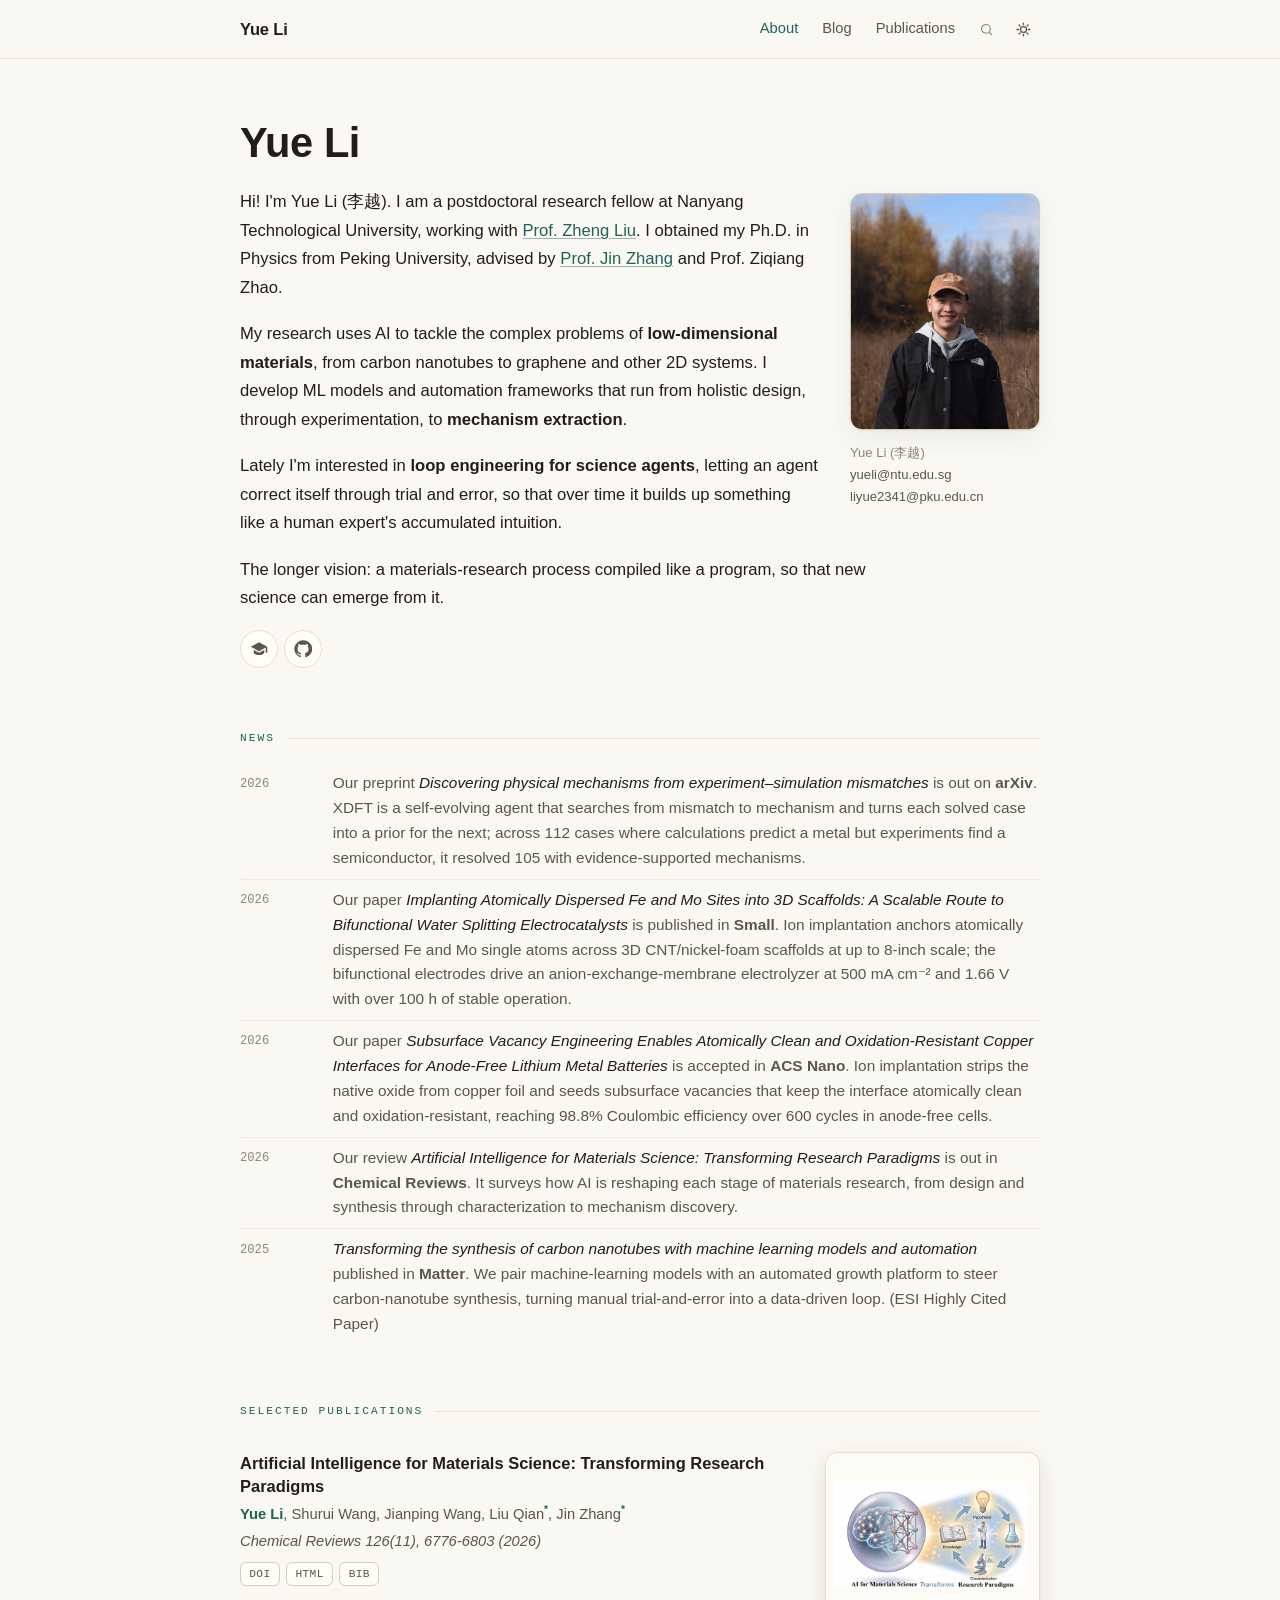
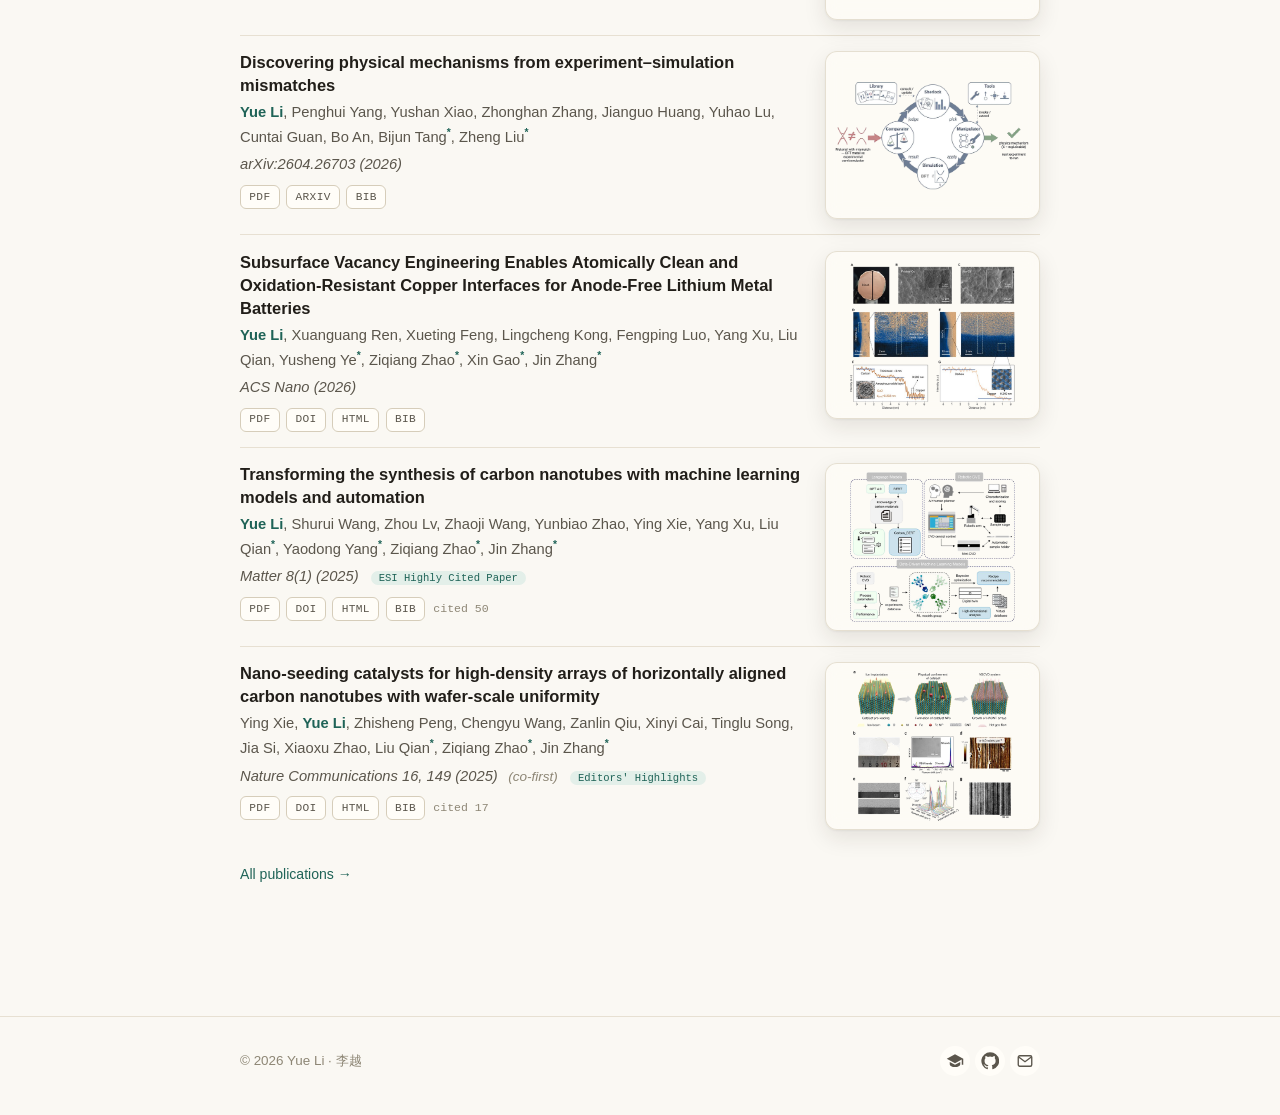
<file: index.html>
<!doctype html>
<html lang="en">
<head>
  <meta charset="utf-8">
  <meta name="viewport" content="width=device-width, initial-scale=1">
  <title>Yue Li · Postdoctoral Research Fellow</title>
  <meta name="description" content="Yue Li (李越) — postdoctoral research fellow at NTU working on AI for materials science: carbon nanotube and graphene synthesis, lab automation, and high-throughput characterization.">
  <link rel="icon" href="assets/img/favicon.svg" type="image/svg+xml">
  <meta property="og:type" content="website">
  <meta property="og:title" content="Yue Li · AI for Materials Science">
  <meta property="og:description" content="Postdoctoral research fellow at NTU. AI-driven synthesis, characterization, and lab automation for carbon nanomaterials.">
  <meta name="twitter:card" content="summary">
  <link rel="stylesheet" href="assets/css/style.css">
  <script>(function(){try{var t=localStorage.getItem('theme');if(t)document.documentElement.setAttribute('data-theme',t);}catch(e){}})();</script>
</head>
<body data-page="home">
  <a class="skip-link" href="#main">Skip to content</a>

  <header class="site-header">
    <nav class="nav wrap" aria-label="Primary">
      <a class="brand" href="./"><span>Yue Li</span></a>
      <div class="nav-right">
        <a class="navlink" data-nav="home" href="./">About</a>
        <a class="navlink" data-nav="blog" href="blog.html">Blog</a>
        <a class="navlink" data-nav="publications" href="publications.html">Publications</a>
        <button class="search-btn" id="search-open" type="button" aria-label="Search the site">
          <svg viewBox="0 0 24 24" fill="none" aria-hidden="true"><circle cx="11" cy="11" r="7" stroke="currentColor" stroke-width="1.8"/><path d="m20 20-3.2-3.2" stroke="currentColor" stroke-width="1.8" stroke-linecap="round"/></svg>
        </button>
        <button class="icon-btn theme-toggle" type="button" aria-label="Toggle dark mode">
          <svg class="sun" viewBox="0 0 24 24" fill="none" aria-hidden="true"><circle cx="12" cy="12" r="4.2" stroke="currentColor" stroke-width="1.8"/><path d="M12 3v2.2M12 18.8V21M3 12h2.2M18.8 12H21M5.6 5.6l1.6 1.6M16.8 16.8l1.6 1.6M18.4 5.6l-1.6 1.6M7.2 16.8l-1.6 1.6" stroke="currentColor" stroke-width="1.8" stroke-linecap="round"/></svg>
          <svg class="moon" viewBox="0 0 24 24" fill="none" aria-hidden="true"><path d="M20 14.5A8 8 0 0 1 9.5 4 7 7 0 1 0 20 14.5Z" stroke="currentColor" stroke-width="1.8" stroke-linejoin="round"/></svg>
        </button>
      </div>
    </nav>
  </header>

  <main id="main" class="wrap">
    <section class="about-head section" style="margin-top:0">
      <h1 id="name">Yue Li</h1>
      <div class="about-cols">
        <aside class="about-side">
          <img class="portrait" id="portrait" src="assets/img/profile.jpg" alt="Yue Li">
          <div class="contact" id="contact"></div>
        </aside>
        <div class="about-text">
          <div class="prose bio" id="bio"><p class="loading">Loading…</p></div>
          <div class="social" id="social"></div>
          <noscript>
            <p class="muted">Using AI to tackle the complex problems of low-dimensional materials — graphene, carbon nanotubes, and 2D systems.
            <a href="https://scholar.google.com/citations?user=kbTiQPUAAAAJ">Google Scholar</a> · <a href="https://github.com/Liyue2341">GitHub</a></p>
          </noscript>
        </div>
      </div>
    </section>

    <section class="section">
      <p class="kicker">News</p>
      <div id="news"></div>
    </section>

    <section class="section">
      <p class="kicker">Selected publications</p>
      <div id="selected-pubs"></div>
      <a class="more-link" href="publications.html">All publications →</a>
    </section>

    <section class="section" id="notebook-section">
      <p class="kicker">From the notebook</p>
      <div class="post-list" id="latest-posts"></div>
      <a class="more-link" href="blog.html">All posts →</a>
    </section>
  </main>

  <footer class="site-footer">
    <div class="wrap row">
      <div>© 2026 Yue Li · 李越</div>
      <div class="social social-mini">
        <a href="https://scholar.google.com/citations?user=kbTiQPUAAAAJ" target="_blank" rel="noopener noreferrer" aria-label="Google Scholar"><svg viewBox="0 0 24 24" aria-hidden="true"><path fill="currentColor" d="M12 3 1 9l11 6 9-4.91V17h2V9L12 3Z"/><path fill="currentColor" d="M5 13.18v3.32C5 18.43 8.13 20 12 20s7-1.57 7-3.5v-3.32l-7 3.82-7-3.82Z"/></svg></a>
        <a href="https://github.com/Liyue2341" target="_blank" rel="noopener noreferrer" aria-label="GitHub"><svg viewBox="0 0 24 24" aria-hidden="true"><path fill="currentColor" d="M12 .5a11.5 11.5 0 0 0-3.64 22.42c.58.1.79-.25.79-.56v-2c-3.2.7-3.88-1.37-3.88-1.37-.53-1.34-1.3-1.7-1.3-1.7-1.06-.72.08-.71.08-.71 1.17.08 1.79 1.2 1.79 1.2 1.04 1.78 2.73 1.27 3.4.97.1-.75.4-1.27.74-1.56-2.55-.29-5.24-1.28-5.24-5.69 0-1.26.45-2.29 1.19-3.1-.12-.29-.52-1.46.11-3.05 0 0 .97-.31 3.18 1.18a11 11 0 0 1 5.8 0c2.2-1.5 3.17-1.18 3.17-1.18.63 1.59.23 2.76.11 3.05.74.81 1.19 1.84 1.19 3.1 0 4.42-2.69 5.39-5.25 5.68.41.36.78 1.06.78 2.14v3.17c0 .31.21.67.8.56A11.5 11.5 0 0 0 12 .5Z"/></svg></a>
        <a href="mailto:yueli@ntu.edu.sg" aria-label="Email"><svg viewBox="0 0 24 24" fill="none" aria-hidden="true"><rect x="3" y="5" width="18" height="14" rx="2" stroke="currentColor" stroke-width="1.8"/><path d="m4 7 8 6 8-6" stroke="currentColor" stroke-width="1.8" stroke-linecap="round"/></svg></a>
      </div>
    </div>
  </footer>

  <script src="assets/js/app.js"></script>
</body>
</html>
</file>
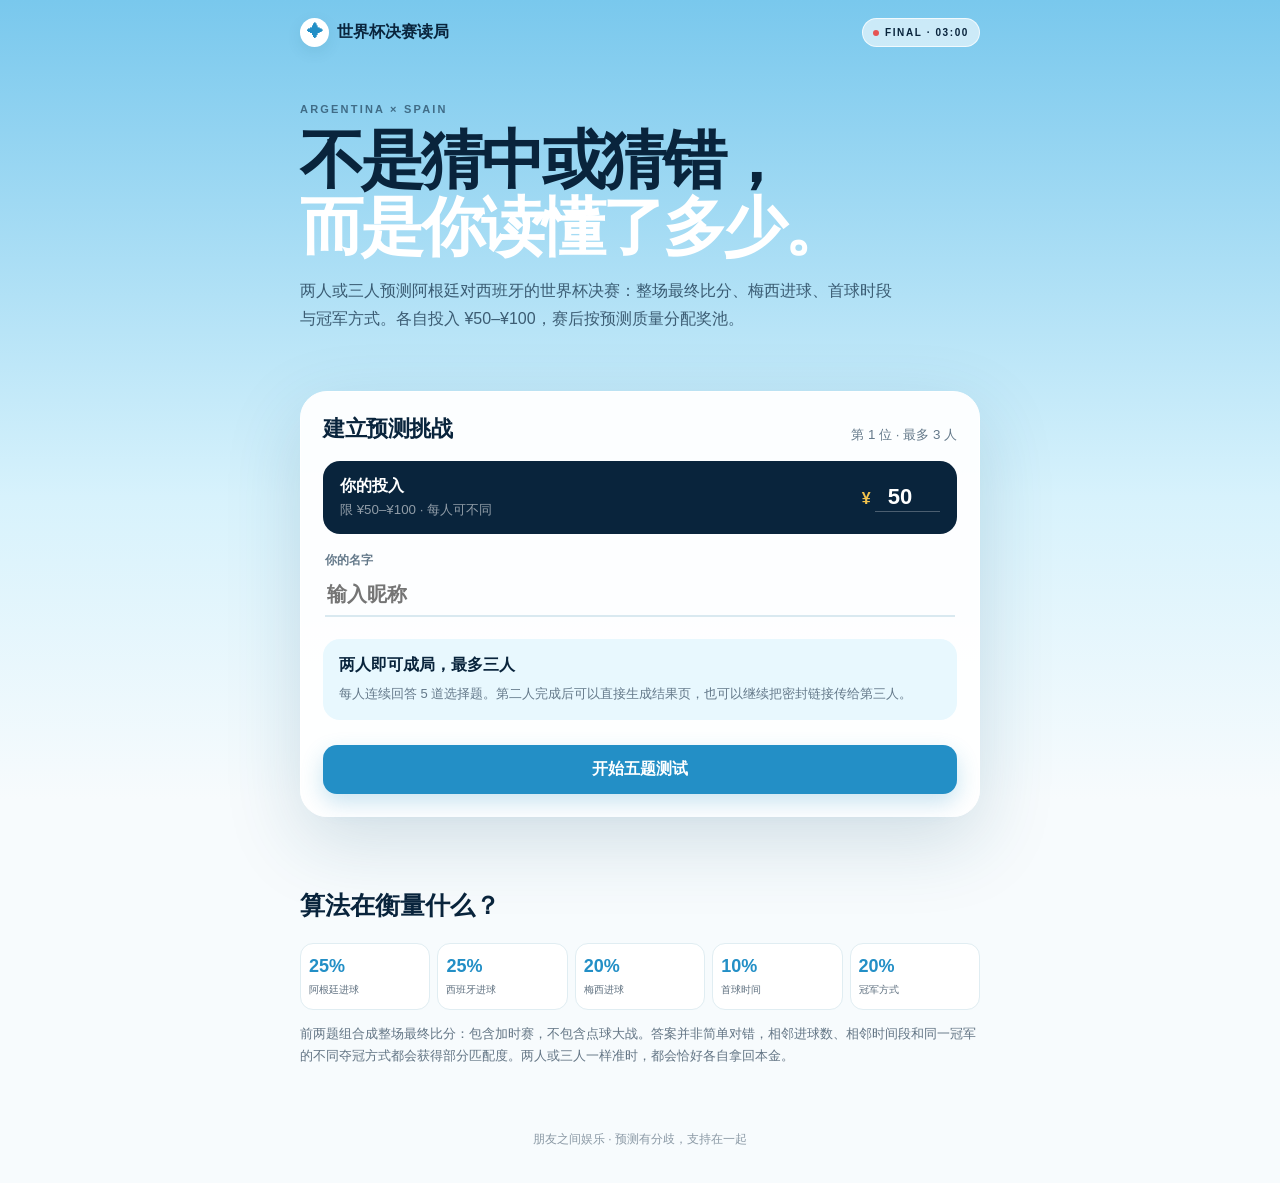
<file: soccer/index.html>
<!doctype html>
<html lang="zh-CN">
<head>
  <meta charset="utf-8">
  <meta name="viewport" content="width=device-width,initial-scale=1,viewport-fit=cover">
  <meta name="theme-color" content="#75c8ee">
  <title>阿根廷 vs 西班牙｜三人决赛预测</title>
  <meta name="description" content="三个人用五道题读懂比赛，再由非线性算法分配奖池。">
  <style>
    :root{--ink:#09243c;--blue:#238fc6;--pale:#e8f8fe;--gold:#f3c34d;--muted:#64798a}*{box-sizing:border-box}body{margin:0;min-height:100vh;color:var(--ink);font-family:Arial,"PingFang SC","Microsoft YaHei",sans-serif;background:linear-gradient(180deg,#79c8ed,#d7f2fc 31rem,#f7fbfd 50rem)}button,input{font:inherit}button{touch-action:manipulation}header,.hero,.rules{max-width:720px;margin:auto;padding-left:20px;padding-right:20px}header{height:64px;display:flex;align-items:center;justify-content:space-between;font-weight:900}.logo{display:flex;align-items:center;gap:8px}.logo i{font-style:normal;background:#fff;color:var(--blue);width:29px;height:29px;border-radius:50%;display:grid;place-items:center;box-shadow:0 5px 15px #13506f18}.live{font-size:10px;letter-spacing:.16em;background:#ffffff99;border:1px solid #ffffffbb;padding:8px 10px;border-radius:99px}.live:before{content:"";display:inline-block;width:6px;height:6px;background:#e65454;border-radius:50%;margin-right:6px}.hero{padding-top:28px;padding-bottom:19px}.eyebrow{font-size:11px;letter-spacing:.2em;font-weight:900;opacity:.58}.hero h1{font-size:clamp(38px,8vw,64px);line-height:1.05;letter-spacing:-.055em;margin:12px 0}.hero h1 em{font-style:normal;color:#fff}.hero>p:last-child{max-width:600px;line-height:1.7;opacity:.7}.shell{max-width:680px;min-height:360px;margin:24px auto;padding:22px;background:#fffffff1;border:1px solid #fff;border-radius:27px;box-shadow:0 25px 75px #15516f2b}.top{display:flex;align-items:end;justify-content:space-between;margin-bottom:17px}.top b{font-size:22px;letter-spacing:-.02em}.top small{color:var(--muted)}.stake{display:flex;justify-content:space-between;align-items:center;background:var(--ink);color:#fff;border-radius:17px;padding:15px 17px;margin-bottom:18px}.stake span,.stake small{display:block}.stake span{font-weight:900}.stake small{opacity:.55;margin-top:4px}.stake label{color:var(--gold);font-weight:900}.stake input{width:65px;background:transparent;border:0;border-bottom:1px solid #ffffff44;color:#fff;font-size:22px;font-weight:900;text-align:center}.name{display:block;font-size:12px;font-weight:900;color:var(--muted);margin:8px 2px 22px}.name input{display:block;width:100%;border:0;border-bottom:2px solid #d9e9f0;background:transparent;padding:9px 2px;margin-top:5px;font-size:20px;font-weight:900;color:var(--ink);outline:0}.intro{background:var(--pale);border-radius:17px;padding:16px;margin-bottom:8px}.intro b{display:block;margin-bottom:7px}.intro p{font-size:13px;line-height:1.65;color:var(--muted);margin:0}.progress{height:7px;background:#e2eef3;border-radius:99px;overflow:hidden;margin-bottom:22px}.progress i{display:block;height:100%;background:linear-gradient(90deg,#61b9e5,var(--blue));border-radius:99px;transition:width .25s}.question-no{font-size:11px;font-weight:900;color:var(--blue);letter-spacing:.12em}.question h2{font-size:23px;line-height:1.35;margin:8px 0 6px;letter-spacing:-.025em}.question>p{font-size:13px;color:var(--muted);line-height:1.6;margin:0 0 18px}.options{display:grid;gap:9px}.options button{display:flex;align-items:center;gap:12px;text-align:left;border:1px solid #dcebf1;background:#fff;color:var(--ink);border-radius:14px;padding:13px 14px;font-weight:800;cursor:pointer}.options button i{font-style:normal;width:27px;height:27px;border-radius:9px;background:#eef7fa;color:#5c7687;display:grid;place-items:center;font-size:11px}.options button.on{background:var(--ink);border-color:var(--ink);color:#fff;box-shadow:0 8px 18px #09243c26}.options button.on i{background:#ffffff20;color:var(--gold)}.nav{display:grid;grid-template-columns:1fr 2fr;gap:9px;margin-top:18px}.primary,.ghost{border:0;border-radius:14px;padding:14px;font-weight:900;cursor:pointer}.primary{background:var(--blue);color:#fff;box-shadow:0 9px 22px #238fc63e}.primary:disabled{opacity:.45;box-shadow:none}.ghost{background:#edf5f8;color:var(--ink)}.full{width:100%;margin-top:17px}.error{background:#fff0f0;color:#b73535;padding:10px 12px;border-radius:10px;font-size:13px}.profile{background:var(--ink);color:#fff;border-radius:18px;padding:18px;margin:12px 0}.profile small{opacity:.55}.profile h3{color:var(--gold);font-size:24px;margin:7px 0}.profile p{font-size:13px;opacity:.7;line-height:1.6;margin:0}.share{text-align:center;background:var(--pale);padding:16px;border-radius:16px}.share p{font-size:13px;line-height:1.6;color:var(--muted)}.locked{display:flex;justify-content:space-between;align-items:center;background:var(--ink);color:#fff;padding:15px 17px;border-radius:16px;margin-bottom:17px}.locked span{opacity:.65;font-size:13px}.locked b{color:var(--gold)}.ticket{overflow:hidden;border:1px solid #d9e9ef;border-radius:18px;background:#fff}.ticket-head{display:flex;justify-content:space-between;padding:15px 16px;background:#edf9fd;font-size:13px}.ticket-head strong{color:var(--blue)}.player{padding:16px;border-top:1px solid #eaf1f4}.player-title{display:flex;justify-content:space-between;align-items:center}.player-title small{color:var(--muted)}.player-title b{font-size:18px}.badge{background:#e6f7fd;color:var(--blue);font-size:11px;font-weight:900;padding:6px 8px;border-radius:99px}.answers{display:grid;grid-template-columns:1fr 1fr;gap:7px;margin-top:13px}.answers span{font-size:11px;line-height:1.4;color:#5d7484;background:#f3f8fa;padding:8px;border-radius:9px}.settle{margin-top:17px;border-top:1px solid #e1ebef;padding-top:15px}.settle summary{font-weight:900;cursor:pointer}.actual{display:grid;gap:17px;margin-top:15px}.actual-q b{display:block;font-size:13px;margin-bottom:8px}.mini{display:grid;grid-template-columns:repeat(2,1fr);gap:7px}.mini button{border:1px solid #dbeaf0;background:#fff;color:var(--ink);border-radius:10px;padding:9px 4px;font-size:11px;font-weight:800}.mini button.on{background:var(--ink);color:#fff}.result{background:var(--ink);color:#fff;border-radius:17px;padding:18px;margin-top:14px}.money{display:grid;grid-template-columns:repeat(3,1fr);gap:8px}.money div{background:#ffffff12;padding:12px;border-radius:12px}.money small,.money b{display:block}.money small{opacity:.55}.money b{font-size:24px;color:var(--gold);margin-top:4px}.bar{height:10px;display:flex;background:#ffffff22;border-radius:99px;overflow:hidden;margin:16px 0}.bar span{display:block;height:100%}.result>p{font-size:12px;line-height:1.6;opacity:.7;margin:0}.rules{padding-top:27px;padding-bottom:50px}.rules h2{font-size:25px}.weights{display:grid;grid-template-columns:repeat(5,1fr);gap:7px}.weights div{background:#fff;border:1px solid #e0edf2;border-radius:13px;padding:12px 8px}.weights b,.weights span{display:block}.weights b{color:var(--blue);font-size:18px}.weights span{font-size:10px;opacity:.65;margin-top:6px}.rules>p{font-size:13px;opacity:.62;line-height:1.75}footer{text-align:center;font-size:12px;opacity:.45;padding-bottom:35px}@media(max-width:600px){.hero{padding-top:18px}.hero>p:last-child{font-size:14px}.shell{margin:20px 11px;padding:15px;border-radius:22px}.question h2{font-size:21px}.weights{grid-template-columns:repeat(2,1fr)}.weights div:last-child{grid-column:span 2}.answers{grid-template-columns:1fr}.money{grid-template-columns:1fr}.money b{font-size:24px}}
  </style>
</head>
<body>
  <header><div class="logo"><i>✦</i>世界杯决赛读局</div><span class="live">FINAL · 03:00</span></header>
  <section class="hero"><p class="eyebrow">ARGENTINA × SPAIN</p><h1>不是猜中或猜错，<br><em>而是你读懂了多少。</em></h1><p>两人或三人预测阿根廷对西班牙的世界杯决赛：整场最终比分、梅西进球、首球时段与冠军方式。各自投入 ¥50–¥100，赛后按预测质量分配奖池。</p></section>
  <section class="shell" id="app"></section>
  <section class="rules"><h2>算法在衡量什么？</h2><div class="weights"><div><b>25%</b><span>阿根廷进球</span></div><div><b>25%</b><span>西班牙进球</span></div><div><b>20%</b><span>梅西进球</span></div><div><b>10%</b><span>首球时间</span></div><div><b>20%</b><span>冠军方式</span></div></div><p>前两题组合成整场最终比分：包含加时赛，不包含点球大战。答案并非简单对错，相邻进球数、相邻时间段和同一冠军的不同夺冠方式都会获得部分匹配度。两人或三人一样准时，都会恰好各自拿回本金。</p></section>
  <footer>朋友之间娱乐 · 预测有分歧，支持在一起</footer>
<script>
const W=[.25,.25,.20,.10,.20], app=document.querySelector('#app');
const blank=()=>({name:'',stake:50,answers:[null,null,null,null,null]});
let state={mode:'create',step:-1,players:[],me:blank(),duel:null,link:'',error:'',actual:[null,null,null,null,null]};
const esc=s=>String(s??'').replace(/[&<>"']/g,c=>({'&':'&amp;','<':'&lt;','>':'&gt;','"':'&quot;',"'":'&#39;'}[c]));
const encode=o=>encodeURIComponent(JSON.stringify(o));
const decode=s=>{try{return JSON.parse(decodeURIComponent(s))}catch{return null}};
const base=()=>location.origin+location.pathname;
const QUESTIONS=[
 {title:'整场比赛，阿根廷会进几球？',hint:'包含加时赛，不包含点球大战；与下一题组成最终比分。',opts:['0 球','1 球','2 球','3 球或以上']},
 {title:'整场比赛，西班牙会进几球？',hint:'包含加时赛，不包含点球大战。',opts:['0 球','1 球','2 球','3 球或以上']},
 {title:'梅西会进几球？',hint:'计算常规时间与加时赛，不计算点球大战。',opts:['不会进球','进 1 球','进 2 球或以上']},
 {title:'全场第一个进球何时出现？',hint:'补时计入所在半场，加时赛单独计算。',opts:['1–20 分钟','21–45+ 分钟','46–70 分钟','71–90+ 分钟','加时赛才出现','整场没有进球']},
 {title:'世界杯冠军将怎样产生？',hint:'判断冠军归属，以及奖杯在常规时间、加时还是点球后产生。',opts:['阿根廷 90 分钟夺冠','阿根廷加时夺冠','阿根廷点球夺冠','西班牙 90 分钟夺冠','西班牙加时夺冠','西班牙点球夺冠']}
];
function profile(p){let a=p.answers;if(a[2]===2)return['梅西主角派','你相信梅西会用不止一个进球定义这场决赛。'];if(a[4]===1||a[4]===2)return['苦战加冕派','你相信阿根廷最终夺冠，但奖杯要到加时或点球后才有归属。'];if(a[4]>=3)return['冷静逆风派','你支持阿根廷，也愿意诚实写下西班牙夺冠的比赛剧本。'];if(a[0]>=3||a[1]>=3)return['开放决赛派','你预期这会是一场高比分、难以控制的决赛。'];if(a[0]+a[1]<=1)return['谨慎决赛派','你认为决赛会先被风险控制，细节比攻势更重要。'];return['蓝白加冕派','你的比分与夺冠方式共同指向阿根廷捧杯。']}
function setup(){let join=state.mode==='join',slot=state.players.length+1,locked=state.players.map((p,i)=>`<div class="locked"><span>玩家 ${i+1} · ${esc(p.name)} · ¥${p.stake}</span><b>预测已密封</b></div>`).join('');app.innerHTML=`<div class="top"><b>${join?'加入预测挑战':'建立预测挑战'}</b><small>第 ${slot} 位 · 最多 3 人</small></div>${locked}<div class="stake"><div><span>你的投入</span><small>限 ¥50–¥100 · 每人可不同</small></div><label>¥ <input id="stake" type="number" min="50" max="100" value="${state.me.stake}"></label></div><label class="name">你的名字<input id="name" maxlength="14" placeholder="输入昵称" value="${esc(state.me.name)}"></label><div class="intro"><b>两人即可成局，最多三人</b><p>每人连续回答 5 道选择题。第二人完成后可以直接生成结果页，也可以继续把密封链接传给第三人。</p></div>${state.error?`<p class="error">${esc(state.error)}</p>`:''}<button class="primary full" id="start">开始五题测试</button>`;document.querySelector('#name').oninput=e=>state.me.name=e.target.value;document.querySelector('#stake').oninput=e=>state.me.stake=Number(e.target.value);document.querySelector('#start').onclick=()=>{if(!state.me.name.trim()){state.error='请先填名字。';return render()}if(state.players.some(p=>p.name.trim()===state.me.name.trim())){state.error='玩家的名字需要不同。';return render()}if(state.me.stake<50||state.me.stake>100){state.error='每个人的投入必须在 ¥50–¥100 之间。';return render()}state.me.stake=Math.round(state.me.stake);state.error='';state.step=0;render()}}
function quiz(){let p=state.me,q=QUESTIONS[state.step],selected=p.answers[state.step];app.innerHTML=`<div class="top"><b>玩家 ${state.players.length+1} 的比赛剧本</b><small>${state.step+1} / 5</small></div><div class="progress"><i style="width:${(state.step+1)*20}%"></i></div><div class="question"><span class="question-no">QUESTION ${String(state.step+1).padStart(2,'0')}</span><h2>${q.title}</h2><p>${q.hint}</p><div class="options">${q.opts.map((o,i)=>`<button data-i="${i}" class="${selected===i?'on':''}"><i>${String.fromCharCode(65+i)}</i>${o}</button>`).join('')}</div></div><div class="nav"><button class="ghost" id="back">返回</button><button class="primary" id="next" ${selected===null?'disabled':''}>${state.step===4?'完成测试':'下一题'}</button></div>`;document.querySelectorAll('[data-i]').forEach(b=>b.onclick=()=>{p.answers[state.step]=Number(b.dataset.i);render()});document.querySelector('#back').onclick=()=>{state.step--;render()};document.querySelector('#next').onclick=()=>{if(p.answers[state.step]===null)return;if(state.step<4){state.step++;render()}else finishQuiz()}}
function startDuel(){state.duel={v:4,players:JSON.parse(JSON.stringify(state.players))};state.link=base()+'?duel='+encode(state.duel);state.mode='duel';state.step=-1;render()}
function finishQuiz(){state.players.push(JSON.parse(JSON.stringify(state.me)));if(state.players.length<3){state.link=base()+'?inv='+encode({v:4,players:state.players});state.step=5;render()}else startDuel()}
async function copy(text,b){try{await navigator.clipboard.writeText(text)}catch{let t=document.createElement('textarea');t.value=text;document.body.append(t);t.select();document.execCommand('copy');t.remove()}let old=b.textContent;b.textContent='已复制，发给朋友吧';setTimeout(()=>b.textContent=old,1600)}
function completed(){let current=state.players[state.players.length-1],pr=profile(current),next=state.players.length+1,two=state.players.length===2;app.innerHTML=`<div class="top"><b>你的预测画像</b><small>第 ${state.players.length} 棒完成</small></div><div class="profile"><small>${esc(current.name)} 的比赛剧本</small><h3>${pr[0]}</h3><p>${pr[1]}</p></div><div class="share"><b>${two?'两人局已经成立':'答案已密封'}</b><p>${two?'现在可以直接锁定两人预测，也可以继续邀请第三位玩家。':`把接力链接发给第 ${next} 位玩家。他只能看到已有预测已提交，不会看到具体答案。`}</p></div>${two?'<button class="primary full" id="finalize">就两个人，生成最终结果页</button><button class="ghost full" id="copy">继续邀请第三位玩家</button>':`<button class="primary full" id="copy">复制第 ${next} 位玩家链接</button>`}<button class="ghost full" id="edit">返回修改答案</button>`;if(two)document.querySelector('#finalize').onclick=startDuel;document.querySelector('#copy').onclick=e=>copy(state.link,e.currentTarget);document.querySelector('#edit').onclick=()=>{state.me=state.players.pop();state.step=0;state.link='';render()}}
function scoreLabel(p){let g=['0','1','2','3+'];return `最终比分：阿根廷 ${g[p.answers[0]]}–${g[p.answers[1]]} 西班牙`}
function playerHTML(p,i){let pr=profile(p);return `<div class="player"><div class="player-title"><div><small>玩家 ${i+1} · 投入 ¥${p.stake}</small><b>${esc(p.name)}</b><small>${scoreLabel(p)}</small></div><span class="badge">${pr[0]}</span></div><div class="answers">${QUESTIONS.map((q,k)=>`<span>${k+1}. ${esc(q.opts[p.answers[k]])}</span>`).join('')}</div></div>`}
function similarity(q,p,a){if(p===a)return 1;if(q===0||q===1){let d=Math.abs(p-a);return d===1?.65:d===2?.25:.05}if(q===2){let d=Math.abs(p-a);return d===1?.45:.05}if(q===3){if(p===5||a===5)return .05;let d=Math.abs(p-a);return d===1?.65:d===2?.25:.05}let meta=[[0,0],[0,1],[0,2],[1,0],[1,1],[1,2]],x=meta[p],y=meta[a];return x[0]===y[0]?Math.max(.3,1-.35*Math.abs(x[1]-y[1])):.02}
function calculate(){let d=state.duel,loss=p=>p.answers.reduce((sum,x,q)=>sum+W[q]*(-Math.log(.08+.92*similarity(q,x,state.actual[q]))),0),losses=d.players.map(loss),qualities=losses.map(x=>Math.exp(-2.2*x)),claims=qualities.map((q,i)=>q*d.players[i].stake),claimSum=claims.reduce((a,b)=>a+b,0),total=d.players.reduce((s,p)=>s+p.stake,0),floorTotal=total*.05,raw=claims.map(c=>c/claimSum),last=d.players.length-1,payouts=raw.map((r,i)=>i<last?Math.round((d.players[i].stake*.05+(total-floorTotal)*r)*100)/100:0);payouts[last]=Math.round((total-payouts.slice(0,last).reduce((a,b)=>a+b,0))*100)/100;return{payouts,accuracies:losses.map(x=>Math.round(Math.exp(-x)*100)),shares:payouts.map(x=>x/total)}}
function duel(){let d=state.duel,n=d.players.length,total=d.players.reduce((s,p)=>s+p.stake,0),ready=state.actual.every(x=>x!==null),r=ready?calculate():null,colors=['linear-gradient(90deg,#f3c34d,#f7d56f)','#69c4ec','#a595ee'];app.innerHTML=`<div class="top"><b>${n} 人预测已锁定</b><small>奖池 ¥${total}</small></div><div class="ticket"><div class="ticket-head"><span>${n} 份比赛剧本</span><strong>本金 × 准确度</strong></div>${d.players.map(playerHTML).join('')}</div><button class="primary full" id="copy">复制最终赌约链接</button><details class="settle" ${ready?'open':''}><summary>赛后结算：选择真实发生的结果</summary><div class="actual">${QUESTIONS.map((q,k)=>`<div class="actual-q"><b>${k+1}. ${q.title}</b><div class="mini">${q.opts.map((o,i)=>`<button data-q="${k}" data-v="${i}" class="${state.actual[k]===i?'on':''}">${o}</button>`).join('')}</div></div>`).join('')}</div>${r?`<div class="result"><div class="money" style="grid-template-columns:repeat(${n},1fr)">${d.players.map((p,i)=>`<div><small>${esc(p.name)} · 投入 ¥${p.stake} · 匹配度 ${r.accuracies[i]}%</small><b>¥${r.payouts[i].toFixed(2)}</b></div>`).join('')}</div><div class="bar">${r.shares.map((s,i)=>`<span style="width:${s*100}%;background:${colors[i]}"></span>`).join('')}</div><p>每人先保留自己本金的 5%；剩余奖池按“个人投入 × 非线性预测质量”的比例分配。若所有人预测质量完全相同，每个人都会恰好拿回自己的原始投入。</p></div>`:`<div class="intro"><p>五项真实结果全部选择后，系统会根据 ${n} 个人各自的投入和预测质量自动分钱。</p></div>`}</details>`;document.querySelector('#copy').onclick=e=>copy(state.link||location.href,e.currentTarget);document.querySelectorAll('[data-q]').forEach(b=>b.onclick=()=>{state.actual[Number(b.dataset.q)]=Number(b.dataset.v);render()})}
function render(){if(state.mode==='duel')return duel();if(state.step===-1)return setup();if(state.step===5)return completed();quiz()}
let params=new URLSearchParams(location.search),duelData=decode(params.get('duel')),invite=decode(params.get('inv'));if(duelData&&duelData.v===4&&Array.isArray(duelData.players)&&duelData.players.length>=2&&duelData.players.length<=3){state.duel=duelData;state.players=duelData.players;state.mode='duel';state.link=location.href}else if(invite&&invite.v===4&&Array.isArray(invite.players)&&invite.players.length>0&&invite.players.length<3){state.players=invite.players;state.mode='join'}render();
</script>
</body></html>
</file>
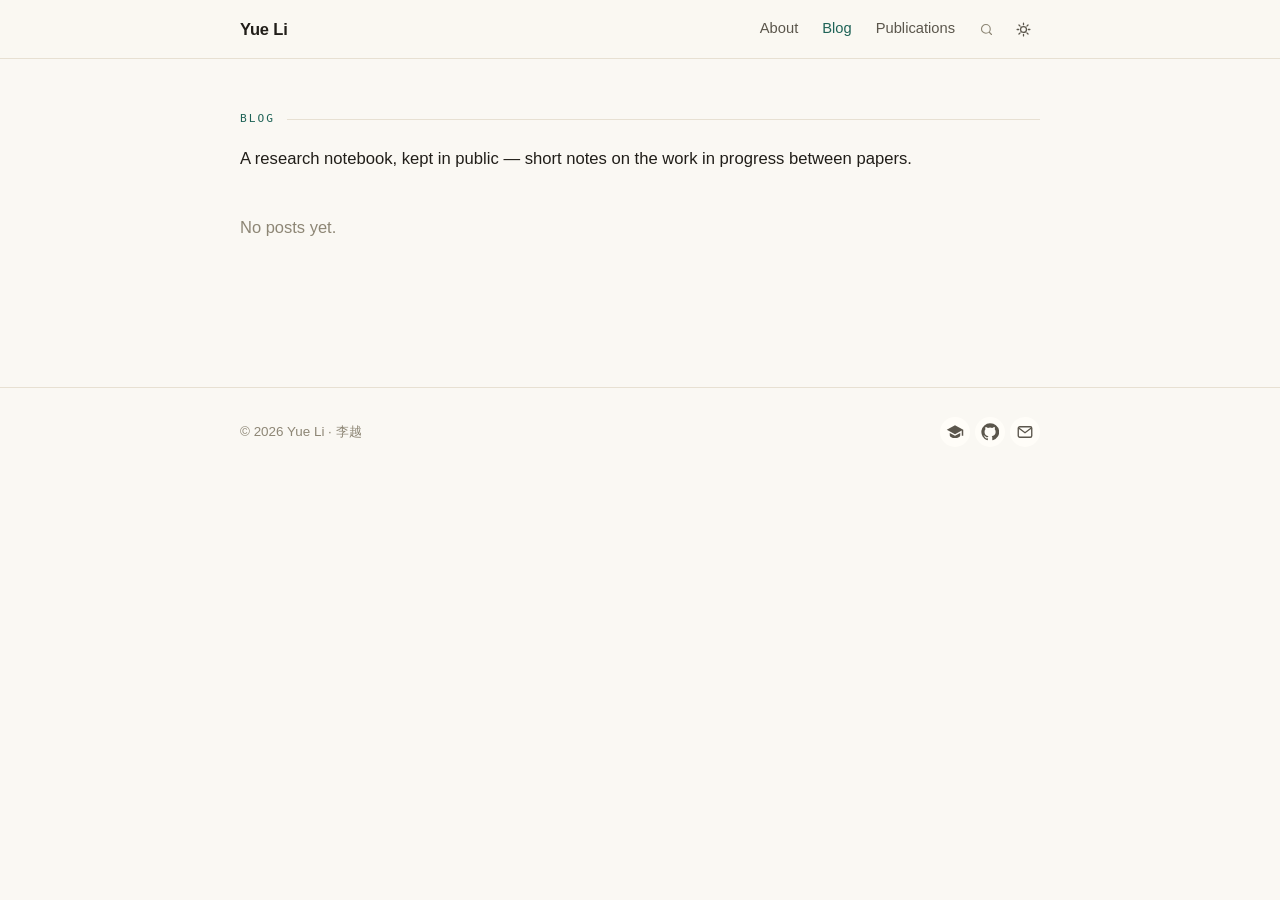
<file: blog.html>
<!doctype html>
<html lang="en">
<head>
  <meta charset="utf-8">
  <meta name="viewport" content="width=device-width, initial-scale=1">
  <title>Blog · Yue Li</title>
  <meta name="description" content="A research notebook kept in public — short notes on in-progress work in AI for materials science by Yue Li.">
  <link rel="icon" href="assets/img/favicon.svg" type="image/svg+xml">
  <link rel="stylesheet" href="assets/css/style.css">
  <script>(function(){try{var t=localStorage.getItem('theme');if(t)document.documentElement.setAttribute('data-theme',t);}catch(e){}})();</script>
</head>
<body data-page="blog">
  <a class="skip-link" href="#main">Skip to content</a>

  <header class="site-header">
    <nav class="nav wrap" aria-label="Primary">
      <a class="brand" href="./"><span>Yue Li</span></a>
      <div class="nav-right">
        <a class="navlink" data-nav="home" href="./">About</a>
        <a class="navlink" data-nav="blog" href="blog.html">Blog</a>
        <a class="navlink" data-nav="publications" href="publications.html">Publications</a>
        <button class="search-btn" id="search-open" type="button" aria-label="Search the site">
          <svg viewBox="0 0 24 24" fill="none" aria-hidden="true"><circle cx="11" cy="11" r="7" stroke="currentColor" stroke-width="1.8"/><path d="m20 20-3.2-3.2" stroke="currentColor" stroke-width="1.8" stroke-linecap="round"/></svg>
        </button>
        <button class="icon-btn theme-toggle" type="button" aria-label="Toggle dark mode">
          <svg class="sun" viewBox="0 0 24 24" fill="none" aria-hidden="true"><circle cx="12" cy="12" r="4.2" stroke="currentColor" stroke-width="1.8"/><path d="M12 3v2.2M12 18.8V21M3 12h2.2M18.8 12H21M5.6 5.6l1.6 1.6M16.8 16.8l1.6 1.6M18.4 5.6l-1.6 1.6M7.2 16.8l-1.6 1.6" stroke="currentColor" stroke-width="1.8" stroke-linecap="round"/></svg>
          <svg class="moon" viewBox="0 0 24 24" fill="none" aria-hidden="true"><path d="M20 14.5A8 8 0 0 1 9.5 4 7 7 0 1 0 20 14.5Z" stroke="currentColor" stroke-width="1.8" stroke-linejoin="round"/></svg>
        </button>
      </div>
    </nav>
  </header>

  <main id="main" class="wrap">
    <section class="section" style="margin-top:0">
      <p class="kicker">Blog</p>
      <p class="prose" style="margin-bottom:1.5rem">A research notebook, kept in public — short notes on the work in progress between papers.</p>
      <div class="post-list" id="blog-list"><p class="loading">Loading…</p></div>
    </section>
  </main>

  <footer class="site-footer">
    <div class="wrap row">
      <div>© 2026 Yue Li · 李越</div>
      <div class="social social-mini">
        <a href="https://scholar.google.com/citations?user=kbTiQPUAAAAJ" target="_blank" rel="noopener noreferrer" aria-label="Google Scholar"><svg viewBox="0 0 24 24" aria-hidden="true"><path fill="currentColor" d="M12 3 1 9l11 6 9-4.91V17h2V9L12 3Z"/><path fill="currentColor" d="M5 13.18v3.32C5 18.43 8.13 20 12 20s7-1.57 7-3.5v-3.32l-7 3.82-7-3.82Z"/></svg></a>
        <a href="https://github.com/Liyue2341" target="_blank" rel="noopener noreferrer" aria-label="GitHub"><svg viewBox="0 0 24 24" aria-hidden="true"><path fill="currentColor" d="M12 .5a11.5 11.5 0 0 0-3.64 22.42c.58.1.79-.25.79-.56v-2c-3.2.7-3.88-1.37-3.88-1.37-.53-1.34-1.3-1.7-1.3-1.7-1.06-.72.08-.71.08-.71 1.17.08 1.79 1.2 1.79 1.2 1.04 1.78 2.73 1.27 3.4.97.1-.75.4-1.27.74-1.56-2.55-.29-5.24-1.28-5.24-5.69 0-1.26.45-2.29 1.19-3.1-.12-.29-.52-1.46.11-3.05 0 0 .97-.31 3.18 1.18a11 11 0 0 1 5.8 0c2.2-1.5 3.17-1.18 3.17-1.18.63 1.59.23 2.76.11 3.05.74.81 1.19 1.84 1.19 3.1 0 4.42-2.69 5.39-5.25 5.68.41.36.78 1.06.78 2.14v3.17c0 .31.21.67.8.56A11.5 11.5 0 0 0 12 .5Z"/></svg></a>
        <a href="mailto:yueli@ntu.edu.sg" aria-label="Email"><svg viewBox="0 0 24 24" fill="none" aria-hidden="true"><rect x="3" y="5" width="18" height="14" rx="2" stroke="currentColor" stroke-width="1.8"/><path d="m4 7 8 6 8-6" stroke="currentColor" stroke-width="1.8" stroke-linecap="round"/></svg></a>
      </div>
    </div>
  </footer>

  <script src="assets/js/app.js"></script>
</body>
</html>
</file>
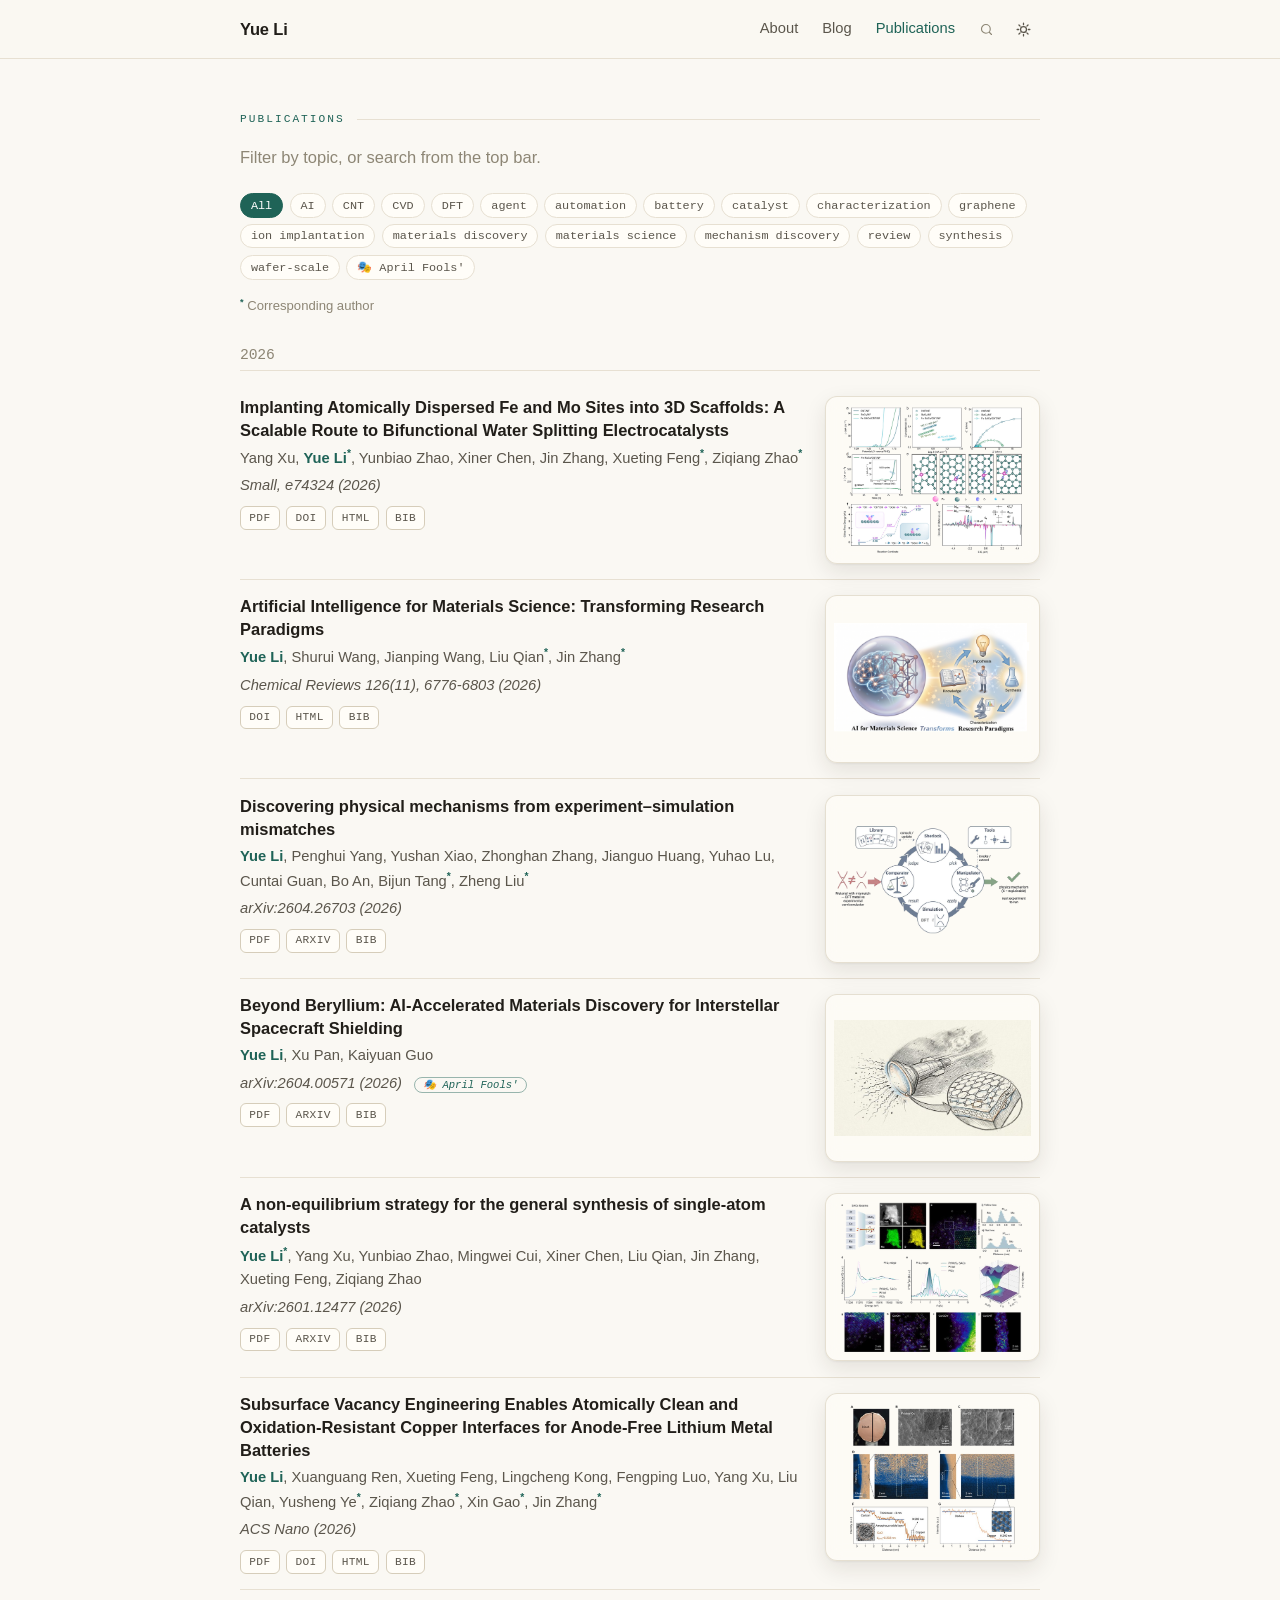
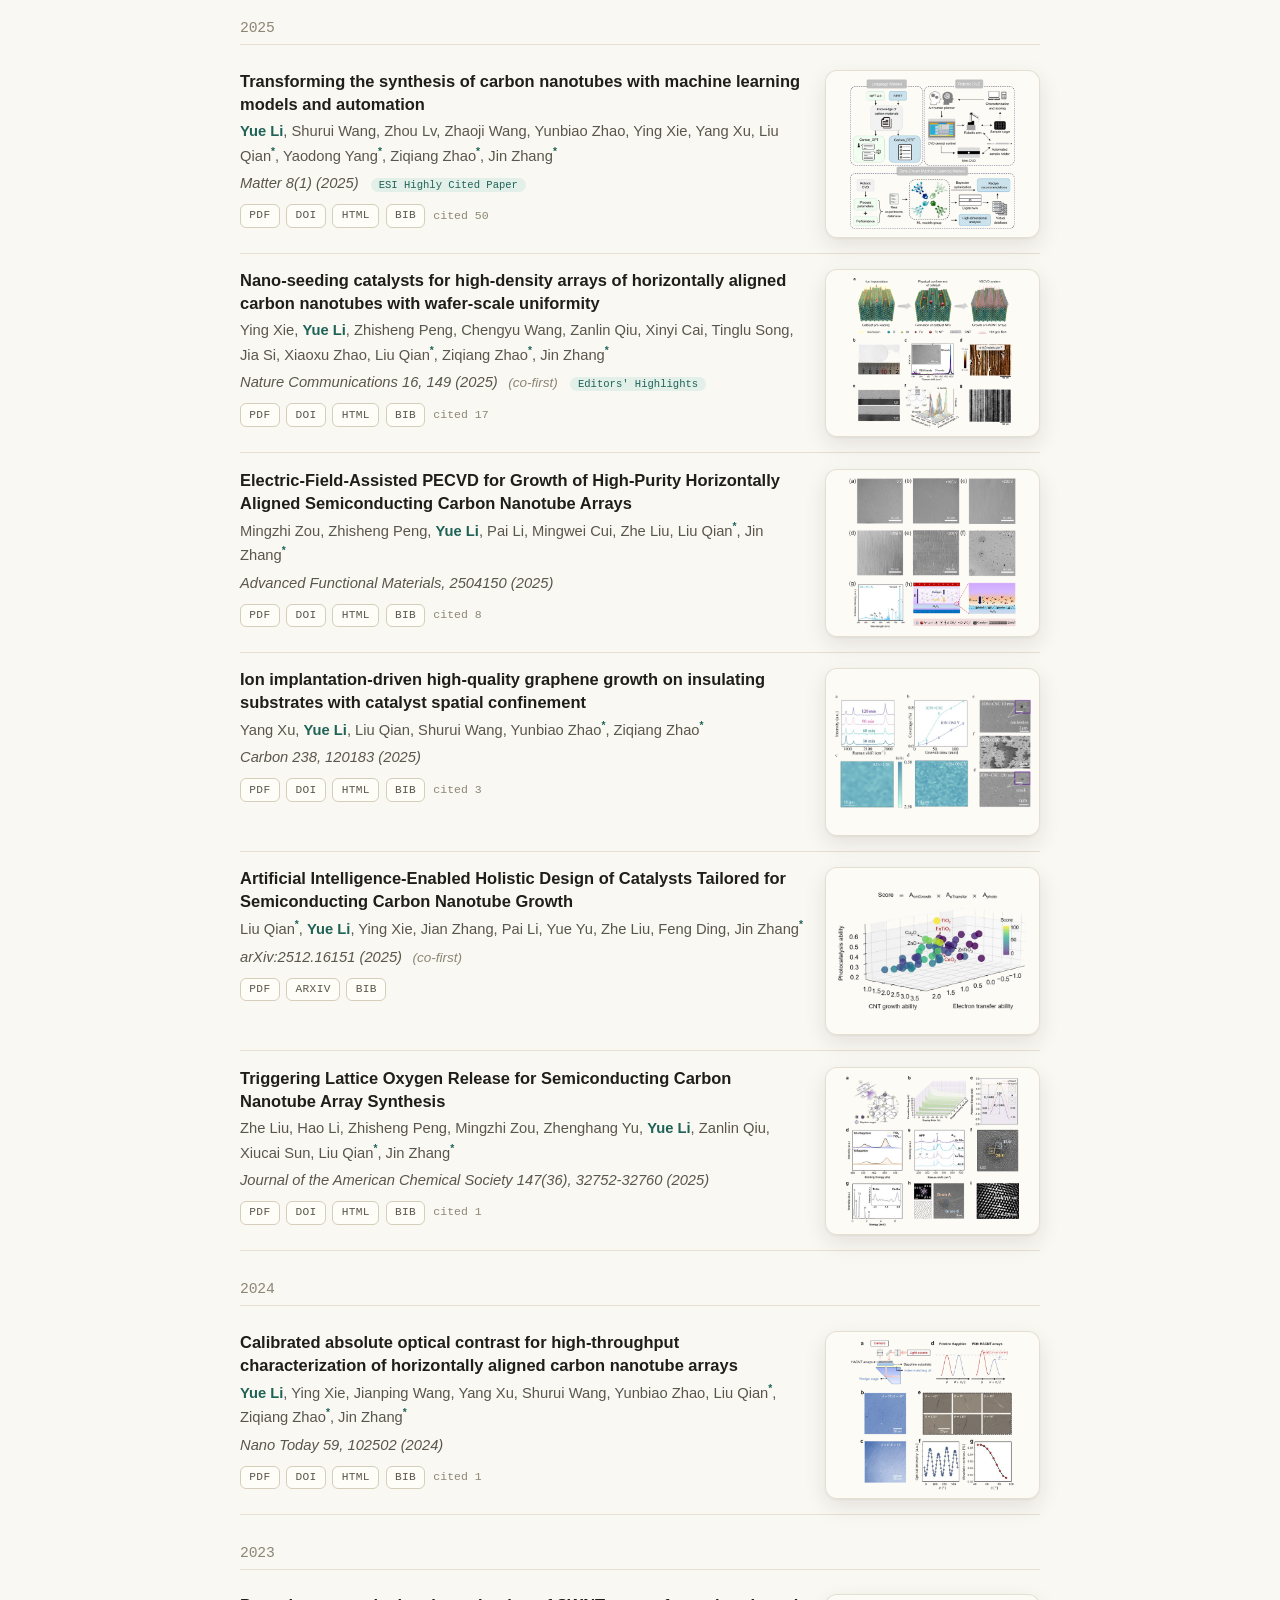
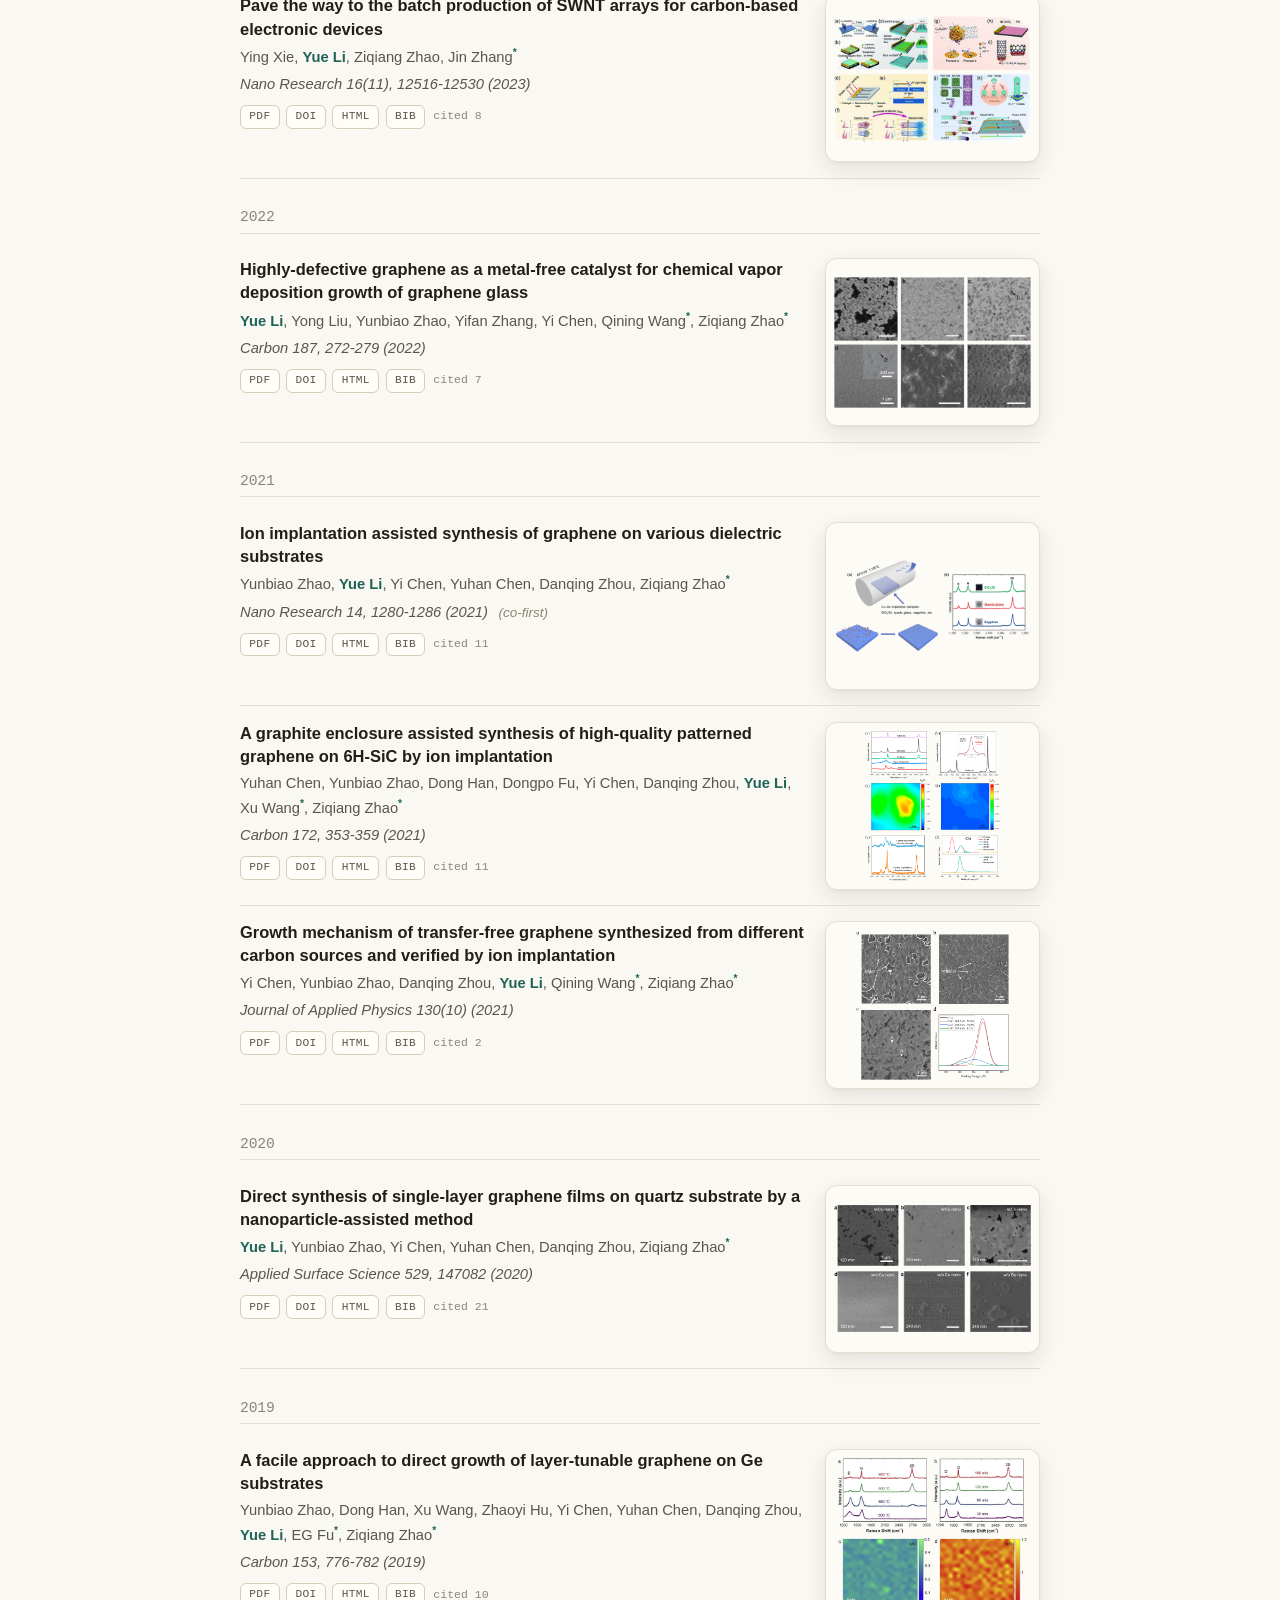
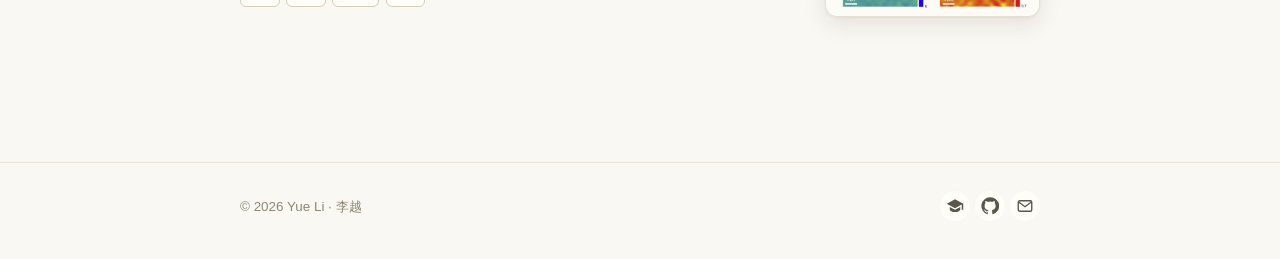
<file: publications.html>
<!doctype html>
<html lang="en">
<head>
  <meta charset="utf-8">
  <meta name="viewport" content="width=device-width, initial-scale=1">
  <title>Publications · Yue Li</title>
  <meta name="description" content="Publications by Yue Li — AI for materials science, carbon nanotube and graphene synthesis, characterization, and lab automation.">
  <link rel="icon" href="assets/img/favicon.svg" type="image/svg+xml">
  <link rel="stylesheet" href="assets/css/style.css">
  <script>(function(){try{var t=localStorage.getItem('theme');if(t)document.documentElement.setAttribute('data-theme',t);}catch(e){}})();</script>
</head>
<body data-page="publications">
  <a class="skip-link" href="#main">Skip to content</a>

  <header class="site-header">
    <nav class="nav wrap" aria-label="Primary">
      <a class="brand" href="./"><span>Yue Li</span></a>
      <div class="nav-right">
        <a class="navlink" data-nav="home" href="./">About</a>
        <a class="navlink" data-nav="blog" href="blog.html">Blog</a>
        <a class="navlink" data-nav="publications" href="publications.html">Publications</a>
        <button class="search-btn" id="search-open" type="button" aria-label="Search the site">
          <svg viewBox="0 0 24 24" fill="none" aria-hidden="true"><circle cx="11" cy="11" r="7" stroke="currentColor" stroke-width="1.8"/><path d="m20 20-3.2-3.2" stroke="currentColor" stroke-width="1.8" stroke-linecap="round"/></svg>
        </button>
        <button class="icon-btn theme-toggle" type="button" aria-label="Toggle dark mode">
          <svg class="sun" viewBox="0 0 24 24" fill="none" aria-hidden="true"><circle cx="12" cy="12" r="4.2" stroke="currentColor" stroke-width="1.8"/><path d="M12 3v2.2M12 18.8V21M3 12h2.2M18.8 12H21M5.6 5.6l1.6 1.6M16.8 16.8l1.6 1.6M18.4 5.6l-1.6 1.6M7.2 16.8l-1.6 1.6" stroke="currentColor" stroke-width="1.8" stroke-linecap="round"/></svg>
          <svg class="moon" viewBox="0 0 24 24" fill="none" aria-hidden="true"><path d="M20 14.5A8 8 0 0 1 9.5 4 7 7 0 1 0 20 14.5Z" stroke="currentColor" stroke-width="1.8" stroke-linejoin="round"/></svg>
        </button>
      </div>
    </nav>
  </header>

  <main id="main" class="wrap wrap--wide">
    <section class="section" style="margin-top:0">
      <p class="kicker">Publications</p>
      <p class="muted" style="margin:0.3rem 0 1.4rem">Filter by topic, or search from the top bar.</p>
      <div class="tagbar" id="tagbar"></div>
      <p class="muted role-legend"><sup class="role">*</sup> Corresponding author</p>
      <div id="pub-list"><p class="loading">Loading…</p></div>
    </section>
  </main>

  <footer class="site-footer">
    <div class="wrap row">
      <div>© 2026 Yue Li · 李越</div>
      <div class="social social-mini">
        <a href="https://scholar.google.com/citations?user=kbTiQPUAAAAJ" target="_blank" rel="noopener noreferrer" aria-label="Google Scholar"><svg viewBox="0 0 24 24" aria-hidden="true"><path fill="currentColor" d="M12 3 1 9l11 6 9-4.91V17h2V9L12 3Z"/><path fill="currentColor" d="M5 13.18v3.32C5 18.43 8.13 20 12 20s7-1.57 7-3.5v-3.32l-7 3.82-7-3.82Z"/></svg></a>
        <a href="https://github.com/Liyue2341" target="_blank" rel="noopener noreferrer" aria-label="GitHub"><svg viewBox="0 0 24 24" aria-hidden="true"><path fill="currentColor" d="M12 .5a11.5 11.5 0 0 0-3.64 22.42c.58.1.79-.25.79-.56v-2c-3.2.7-3.88-1.37-3.88-1.37-.53-1.34-1.3-1.7-1.3-1.7-1.06-.72.08-.71.08-.71 1.17.08 1.79 1.2 1.79 1.2 1.04 1.78 2.73 1.27 3.4.97.1-.75.4-1.27.74-1.56-2.55-.29-5.24-1.28-5.24-5.69 0-1.26.45-2.29 1.19-3.1-.12-.29-.52-1.46.11-3.05 0 0 .97-.31 3.18 1.18a11 11 0 0 1 5.8 0c2.2-1.5 3.17-1.18 3.17-1.18.63 1.59.23 2.76.11 3.05.74.81 1.19 1.84 1.19 3.1 0 4.42-2.69 5.39-5.25 5.68.41.36.78 1.06.78 2.14v3.17c0 .31.21.67.8.56A11.5 11.5 0 0 0 12 .5Z"/></svg></a>
        <a href="mailto:yueli@ntu.edu.sg" aria-label="Email"><svg viewBox="0 0 24 24" fill="none" aria-hidden="true"><rect x="3" y="5" width="18" height="14" rx="2" stroke="currentColor" stroke-width="1.8"/><path d="m4 7 8 6 8-6" stroke="currentColor" stroke-width="1.8" stroke-linecap="round"/></svg></a>
      </div>
    </div>
  </footer>

  <script src="assets/js/app.js"></script>
</body>
</html>
</file>
<file: assets/css/style.css>
/* =========================================================================
   Yue Li — personal academic site
   al-folio-inspired clean academic. Warm paper + ink + teal.
   Light/dark via [data-theme] + prefers-color-scheme.
   ========================================================================= */

/* ---- Design tokens ---------------------------------------------------- */
:root {
  --font-sans: -apple-system, BlinkMacSystemFont, "Segoe UI", Roboto, "Helvetica Neue", Arial, "PingFang SC", "Microsoft YaHei", sans-serif;
  --font-serif: Georgia, Cambria, "Times New Roman", Times, serif;
  --font-mono: ui-monospace, "SF Mono", SFMono-Regular, "Cascadia Code", "Segoe UI Mono", Menlo, Consolas, monospace;

  --bg: #faf8f3;
  --bg-soft: #f1ede3;
  --surface: #fffdf8;
  --border: #e7e0d2;
  --border-strong: #d6cdba;
  --text: #211e19;
  --text-soft: #5b564c;
  --text-faint: #8d8675;
  --accent: #1f6357;
  --accent-hover: #154a41;
  --accent-tint: #e3efe9;
  --tag-bg: #efe7d6;
  --tag-text: #6c6453;
  --code-bg: #f4efe2;
  --thumb-fill: transparent;
  --shadow: 0 1px 2px rgba(60, 50, 30, 0.05), 0 8px 28px rgba(60, 50, 30, 0.07);
  --shadow-lg: 0 10px 40px rgba(40, 30, 15, 0.18);

  --measure: 54rem;
  --measure-wide: 54rem;
  --radius: 10px;
  --radius-sm: 6px;
  --pad: clamp(1.1rem, 4vw, 2rem);
}

:root[data-theme="dark"] {
  --bg: #15130e;
  --bg-soft: #1e1a13;
  --surface: #1b1812;
  --border: #322c22;
  --border-strong: #463e30;
  --text: #ece6da;
  --text-soft: #b2aa98;
  --text-faint: #7e7666;
  --accent: #6cba9f;
  --accent-hover: #88ccb4;
  --accent-tint: #18261f;
  --tag-bg: #2a241b;
  --tag-text: #b2aa98;
  --code-bg: #201c14;
  --thumb-fill: #fff;
  --shadow: 0 1px 2px rgba(0, 0, 0, 0.4), 0 10px 30px rgba(0, 0, 0, 0.4);
  --shadow-lg: 0 12px 44px rgba(0, 0, 0, 0.6);
}

@media (prefers-color-scheme: dark) {
  :root:not([data-theme="light"]) {
    --bg: #15130e;
    --bg-soft: #1e1a13;
    --surface: #1b1812;
    --border: #322c22;
    --border-strong: #463e30;
    --text: #ece6da;
    --text-soft: #b2aa98;
    --text-faint: #7e7666;
    --accent: #6cba9f;
    --accent-hover: #88ccb4;
    --accent-tint: #18261f;
    --tag-bg: #2a241b;
    --tag-text: #b2aa98;
    --code-bg: #201c14;
    --thumb-fill: #fff;
    --shadow: 0 1px 2px rgba(0, 0, 0, 0.4), 0 10px 30px rgba(0, 0, 0, 0.4);
    --shadow-lg: 0 12px 44px rgba(0, 0, 0, 0.6);
  }
}

/* ---- Reset / base ----------------------------------------------------- */
*, *::before, *::after { box-sizing: border-box; }
html { -webkit-text-size-adjust: 100%; scroll-behavior: smooth; }
@media (prefers-reduced-motion: reduce) { html { scroll-behavior: auto; } }

body {
  margin: 0;
  background: var(--bg);
  color: var(--text);
  font-family: var(--font-sans);
  font-size: 16.5px;
  line-height: 1.62;
  -webkit-font-smoothing: antialiased;
  text-rendering: optimizeLegibility;
}

a { color: var(--accent); text-decoration: none; }
a:hover { color: var(--accent-hover); text-decoration: underline; text-underline-offset: 2px; }

h1, h2, h3, h4 { line-height: 1.22; font-weight: 600; letter-spacing: -0.01em; color: var(--text); }
img { max-width: 100%; height: auto; }
hr { border: none; border-top: 1px solid var(--border); margin: 2.4rem 0; }
::selection { background: var(--accent-tint); }

:focus-visible { outline: 2px solid var(--accent); outline-offset: 2px; border-radius: 3px; }

.skip-link {
  position: absolute; left: -999px; top: 0; z-index: 200;
  background: var(--accent); color: #fff; padding: 0.6rem 1rem; border-radius: 0 0 var(--radius-sm) 0;
}
.skip-link:focus { left: 0; }

/* ---- Layout ----------------------------------------------------------- */
.wrap { width: 100%; max-width: var(--measure); margin: 0 auto; padding: 0 var(--pad); }
.wrap--wide { max-width: var(--measure-wide); }

#main { padding-top: clamp(2.6rem, 4vw, 3.6rem); padding-bottom: 1.5rem; }
.section { margin: clamp(2.4rem, 6vw, 3.6rem) 0; }

.kicker {
  font-family: var(--font-mono);
  font-size: 0.7rem; letter-spacing: 0.18em; text-transform: uppercase;
  color: var(--accent); margin: 0 0 1rem; font-weight: 500;
  display: flex; align-items: center; gap: 0.75rem;
}
.kicker::after { content: ""; flex: 1; height: 1px; background: var(--border); }

/* ---- Header / nav ----------------------------------------------------- */
.site-header {
  position: sticky; top: 0; z-index: 50;
  background: color-mix(in srgb, var(--bg) 85%, transparent);
  backdrop-filter: saturate(150%) blur(8px);
  border-bottom: 1px solid var(--border);
}
.nav { display: flex; align-items: center; justify-content: space-between; gap: 1rem; height: 58px; }
.brand { display: inline-flex; align-items: baseline; gap: 0.5rem; font-weight: 600; color: var(--text); letter-spacing: -0.01em; }
.brand:hover { text-decoration: none; color: var(--accent); }

.nav-right { display: flex; align-items: center; gap: 0.2rem; }
.navlink {
  color: var(--text-soft); padding: 0.4rem 0.65rem; border-radius: var(--radius-sm);
  font-size: 0.92rem; font-weight: 450;
}
.navlink:hover { color: var(--text); text-decoration: none; }
.navlink[aria-current="page"] { color: var(--accent); }

.search-btn {
  display: inline-flex; align-items: center; gap: 0.4rem;
  border: none; background: none; color: var(--text-faint);
  font: inherit; font-size: 0.85rem; cursor: pointer; padding: 0.4rem 0.55rem; margin-left: 0.1rem;
}
.search-btn:hover { color: var(--accent); }
.search-btn svg { width: 15px; height: 15px; }
.kbd {
  font-family: var(--font-mono); font-size: 0.68rem; line-height: 1;
  border: 1px solid var(--border-strong); border-radius: 4px; padding: 0.18rem 0.32rem;
  color: var(--text-faint); background: var(--bg-soft);
}

.icon-btn {
  display: inline-flex; align-items: center; justify-content: center;
  width: 34px; height: 34px; border-radius: var(--radius-sm);
  border: 1px solid transparent; background: transparent; color: var(--text-soft); cursor: pointer;
}
.icon-btn:hover { color: var(--text); background: var(--bg-soft); }
.icon-btn svg { width: 17px; height: 17px; }

.theme-toggle .moon { display: none; }
:root[data-theme="dark"] .theme-toggle .sun { display: none; }
:root[data-theme="dark"] .theme-toggle .moon { display: block; }
@media (prefers-color-scheme: dark) {
  :root:not([data-theme="light"]) .theme-toggle .sun { display: none; }
  :root:not([data-theme="light"]) .theme-toggle .moon { display: block; }
}

@media (max-width: 540px) {
  .navlink { padding: 0.4rem 0.45rem; }
  .search-btn { padding: 0.34rem; }
}

/* ---- About head (centered, al-folio style) ---------------------------- */
.about-head { padding-top: 0.5rem; }
.about-head h1 { font-size: clamp(2rem, 5vw, 2.6rem); margin: 0 0 1.2rem; }
.about-cols::after { content: ""; display: block; clear: both; }
.about-text .bio p:first-child { margin-top: 0; }
.about-side { float: right; width: 190px; margin: 0.3rem 0 1.2rem 2rem; }
.portrait {
  width: 190px; aspect-ratio: 4 / 5; object-fit: cover; object-position: center 18%;
  border-radius: 12px; border: 1px solid var(--border-strong);
  box-shadow: var(--shadow); background: var(--bg-soft); display: block;
}
.contact { font-size: 0.82rem; color: var(--text-faint); margin-top: 0.75rem; line-height: 1.65; word-break: break-word; }
.contact a { color: var(--text-soft); }
.contact a:hover { color: var(--accent); }

.social {
  display: flex; flex-wrap: wrap; justify-content: flex-start; gap: 0.4rem; margin: 1rem 0 0.2rem;
}
.social a {
  display: inline-flex; align-items: center; justify-content: center;
  width: 38px; height: 38px; border-radius: 999px;
  border: 1px solid var(--border); color: var(--text-soft); background: var(--surface);
}
.social a:hover { color: var(--accent); border-color: var(--accent); text-decoration: none; transform: translateY(-1px); }
.social svg { width: 18px; height: 18px; }
.social a .label { display: none; }

/* ---- Prose (bio + blog body) ------------------------------------------ */
.prose { font-size: 1.04rem; line-height: 1.72; color: var(--text); }
.prose p { margin: 0 0 1.1rem; }
.prose a { text-decoration: underline; text-underline-offset: 2px; text-decoration-thickness: 1px; text-decoration-color: color-mix(in srgb, var(--accent) 45%, transparent); }
.bio { max-width: 40rem; }

.post-prose { font-size: 1.12rem; line-height: 1.75; }
.post-prose h2 { font-family: var(--font-sans); font-size: 1.42rem; margin: 2.2rem 0 0.85rem; scroll-margin-top: 72px; }
.post-prose h3 { font-family: var(--font-sans); font-size: 1.15rem; margin: 1.7rem 0 0.55rem; scroll-margin-top: 72px; }
.post-prose ul, .post-prose ol { padding-left: 1.3rem; margin: 0 0 1.1rem; }
.post-prose li { margin: 0.3rem 0; }
.post-prose img { border-radius: var(--radius-sm); display: block; margin: 1.6rem auto; border: 1px solid var(--border); background: var(--surface); padding: 0.6rem; }
.post-prose blockquote { margin: 1.4rem 0; padding: 0.2rem 0 0.2rem 1.2rem; border-left: 3px solid var(--accent); color: var(--text-soft); font-style: italic; }

code { font-family: var(--font-mono); font-size: 0.85em; }
.post-prose :not(pre) > code { background: var(--code-bg); border: 1px solid var(--border); padding: 0.1em 0.36em; border-radius: 5px; font-style: normal; }
pre {
  background: var(--code-bg); border: 1px solid var(--border); border-radius: var(--radius-sm);
  padding: 1rem 1.1rem; overflow-x: auto; margin: 1.5rem 0; line-height: 1.55;
}
pre code { font-size: 0.82rem; color: var(--text); }

/* syntax tokens (highlight.js), theme-aware */
.hljs-comment, .hljs-quote { color: var(--text-faint); font-style: italic; }
.hljs-keyword, .hljs-built_in, .hljs-literal { color: var(--accent); }
.hljs-string { color: #3f7d4f; }
:root[data-theme="dark"] .hljs-string { color: #9bc99b; }
@media (prefers-color-scheme: dark) { :root:not([data-theme="light"]) .hljs-string { color: #9bc99b; } }
.hljs-number, .hljs-symbol { color: #a9651f; }
:root[data-theme="dark"] .hljs-number { color: #d8a657; }
@media (prefers-color-scheme: dark) { :root:not([data-theme="light"]) .hljs-number { color: #d8a657; } }
.hljs-title, .hljs-title.function_, .hljs-section { color: var(--accent-hover); font-weight: 600; }
.hljs-attr, .hljs-attribute, .hljs-variable, .hljs-params { color: var(--text); }

/* ---- News ------------------------------------------------------------- */
.news-item { display: flex; gap: 1.1rem; padding: 0.5rem 0; font-size: 0.96rem; border-bottom: 1px dotted var(--border); }
.news-item:last-child { border-bottom: none; }
.news-item .date { font-family: var(--font-mono); font-size: 0.76rem; color: var(--text-faint); flex: none; width: 4.7rem; padding-top: 0.2rem; }
.news-item .body { color: var(--text-soft); }
.news-item .body em { color: var(--text); font-style: italic; }

/* ---- Interests (editorial list, no cards) ----------------------------- */
.interests { margin: 0; }
.interest { display: grid; grid-template-columns: 2.4rem 1fr; gap: 0 0.4rem; padding: 0.85rem 0; border-bottom: 1px solid var(--border); }
.interest:last-child { border-bottom: none; }
.interest .num { font-family: var(--font-mono); font-size: 0.8rem; color: var(--accent); padding-top: 0.18rem; }
.interest h3 { font-size: 1.02rem; margin: 0 0 0.2rem; }
.interest p { margin: 0; color: var(--text-soft); font-size: 0.94rem; line-height: 1.55; }

/* ---- Publications (al-folio entry style) ------------------------------ */
.year-head { font-family: var(--font-mono); font-size: 0.92rem; color: var(--text-faint); font-weight: 500; margin: 1.9rem 0 0.6rem; padding-bottom: 0.35rem; border-bottom: 1px solid var(--border); }
.pub { display: flex; gap: 1.1rem; align-items: flex-start; padding: 0.95rem 0; border-bottom: 1px solid var(--border); }
.pub:last-child { border-bottom: none; }
.pub-main { flex: 1; min-width: 0; order: 1; }
.pub-thumb {
  flex: none; width: 215px; order: 2; align-self: flex-start;
  padding: 8px; border-radius: 12px;
  background: color-mix(in srgb, var(--surface) 55%, transparent);
  border: 1px solid color-mix(in srgb, var(--border-strong) 60%, transparent);
  box-shadow: 0 1px 2px rgba(40, 32, 16, 0.05), 0 8px 22px rgba(40, 32, 16, 0.10);
  -webkit-backdrop-filter: blur(8px) saturate(115%); backdrop-filter: blur(8px) saturate(115%);
  transition: transform 0.2s ease, box-shadow 0.2s ease;
}
.pub:hover .pub-thumb { transform: translateY(-3px); box-shadow: 0 6px 12px rgba(40, 32, 16, 0.08), 0 16px 34px rgba(40, 32, 16, 0.16); }
.pub-thumb img { width: 100%; height: 150px; object-fit: contain; display: block; border-radius: 6px; background: var(--thumb-fill); }
.pub-title { font-weight: 600; font-size: 1.03rem; margin: 0 0 0.25rem; line-height: 1.4; }
.pub-title a { color: var(--text); }
.pub-title a:hover { color: var(--accent); }
.pub-star { color: var(--accent); margin-right: 0.15rem; }
.pub-authors { color: var(--text-soft); font-size: 0.92rem; margin: 0 0 0.22rem; }
.pub-authors .me { color: var(--accent); font-weight: 600; }
.pub-authors sup.role, .role-legend sup.role { color: var(--accent); font-weight: 600; font-size: 0.7em; }
.role-legend { font-size: 0.82rem; color: var(--text-faint); margin: -0.6rem 0 1.3rem; }
.pub-authors strong { font-weight: 700; color: var(--text); }
.pub-venue { font-style: italic; color: var(--text-soft); font-size: 0.92rem; margin: 0 0 0.5rem; }
.pub-btns { display: flex; flex-wrap: wrap; align-items: center; gap: 0.4rem; }
.ab-btn {
  font-family: var(--font-mono); font-size: 0.7rem; letter-spacing: 0.03em; text-transform: uppercase;
  padding: 0.16rem 0.52rem; border-radius: var(--radius-sm); border: 1px solid var(--border-strong);
  color: var(--text-soft); background: var(--surface); cursor: pointer; line-height: 1.5;
}
.ab-btn:hover { color: var(--accent); border-color: var(--accent); text-decoration: none; }
.ab-btn[aria-expanded="true"] { color: var(--accent); border-color: var(--accent); background: var(--accent-tint); }
.pub-cite { font-family: var(--font-mono); font-size: 0.72rem; color: var(--text-faint); margin-left: 0.1rem; }
.af-badge { font-family: var(--font-mono); font-size: 0.66rem; color: var(--accent); border: 1px solid color-mix(in srgb, var(--accent) 45%, transparent); border-radius: 999px; padding: 0.06rem 0.5rem; margin-left: 0.5rem; white-space: nowrap; }
.cf-note { color: var(--text-faint); font-size: 0.92em; margin-left: 0.4rem; }
.award-badge { font-family: var(--font-mono); font-style: normal; font-size: 0.66rem; color: var(--accent); background: var(--accent-tint); border-radius: 999px; padding: 0.06rem 0.5rem; margin-left: 0.5rem; white-space: nowrap; }
.bibtex {
  margin: 0.7rem 0 0.2rem; background: var(--code-bg); border: 1px solid var(--border);
  border-radius: var(--radius-sm); padding: 0.85rem 0.95rem; overflow-x: auto; position: relative;
}
.bibtex pre { margin: 0; border: none; padding: 0; background: none; }
.bibtex pre code { font-size: 0.76rem; line-height: 1.5; white-space: pre; }
.bibtex .copy { position: absolute; top: 0.5rem; right: 0.5rem; }
.bibtex[hidden] { display: none; }

/* tag filter */
.tagbar { display: flex; flex-wrap: wrap; gap: 0.4rem; margin: 0.4rem 0 1.5rem; }
.tagbtn {
  font-family: var(--font-mono); font-size: 0.74rem; padding: 0.26rem 0.62rem; border-radius: 999px;
  border: 1px solid var(--border); background: var(--surface); color: var(--text-soft); cursor: pointer;
}
.tagbtn:hover { border-color: var(--accent); color: var(--accent); }
.tagbtn[aria-pressed="true"] { background: var(--accent); border-color: var(--accent); color: #fff; }

/* ---- Tags ------------------------------------------------------------- */
.tags { display: flex; flex-wrap: wrap; gap: 0.35rem; }
.tag { font-family: var(--font-mono); font-size: 0.7rem; color: var(--tag-text); background: var(--tag-bg); border-radius: 4px; padding: 0.1rem 0.45rem; }

/* ---- Post list -------------------------------------------------------- */
.post-list { display: flex; flex-direction: column; }
.post-row { display: block; padding: 1.05rem 0; border-bottom: 1px solid var(--border); }
.post-row:last-child { border-bottom: none; }
.post-row .date { font-family: var(--font-mono); font-size: 0.75rem; color: var(--text-faint); }
.post-row h3 { font-size: 1.14rem; margin: 0.2rem 0 0.3rem; }
.post-row h3 a { color: var(--text); }
.post-row h3 a:hover { color: var(--accent); }
.post-row p { margin: 0; color: var(--text-soft); font-size: 0.95rem; }
.post-row .tags { margin-top: 0.5rem; }

/* ---- Single post ------------------------------------------------------ */
.post-header { margin-bottom: 1.6rem; }
.post-header h1 { font-size: clamp(1.7rem, 4.2vw, 2.2rem); margin: 0.5rem 0 0.55rem; }
.post-header .meta { font-family: var(--font-mono); font-size: 0.78rem; color: var(--text-faint); display: flex; flex-wrap: wrap; gap: 0.9rem; align-items: center; }
.back-link { font-family: var(--font-mono); font-size: 0.78rem; color: var(--text-soft); display: inline-flex; align-items: center; gap: 0.35rem; }

.toc { margin: 1.6rem 0 2rem; padding: 0.9rem 1.1rem; border: 1px solid var(--border); border-radius: var(--radius); background: var(--bg-soft); }
.toc .toc-label { font-family: var(--font-mono); font-size: 0.68rem; letter-spacing: 0.16em; text-transform: uppercase; color: var(--text-faint); margin: 0 0 0.5rem; }
.toc ul { list-style: none; margin: 0; padding: 0; }
.toc li { margin: 0.22rem 0; font-size: 0.92rem; }
.toc li.lvl-3 { padding-left: 1.1rem; }
.toc a { color: var(--text-soft); }
.toc a:hover { color: var(--accent); }

/* ---- Projects --------------------------------------------------------- */
.proj { padding: 0.8rem 0; border-bottom: 1px solid var(--border); }
.proj:last-child { border-bottom: none; }
.proj .top { display: flex; align-items: baseline; gap: 0.6rem; flex-wrap: wrap; }
.proj .name { font-weight: 600; }
.proj .lang { font-family: var(--font-mono); font-size: 0.73rem; color: var(--text-faint); }
.proj p { margin: 0.3rem 0 0; color: var(--text-soft); font-size: 0.92rem; }

/* ---- Misc ------------------------------------------------------------- */
.more-link { display: inline-flex; align-items: center; gap: 0.35rem; font-size: 0.88rem; font-weight: 500; margin-top: 1.1rem; }
.more-link:hover { gap: 0.55rem; text-decoration: none; }
.muted { color: var(--text-faint); }
.loading { color: var(--text-faint); font-family: var(--font-mono); font-size: 0.84rem; padding: 1rem 0; }

/* ---- Footer ----------------------------------------------------------- */
.site-footer { border-top: 1px solid var(--border); margin-top: 3rem; padding: 1.8rem 0 2.4rem; color: var(--text-faint); font-size: 0.84rem; }
.site-footer .row { display: flex; flex-wrap: wrap; gap: 0.8rem 1.4rem; justify-content: space-between; align-items: center; }
.site-footer a { color: var(--text-soft); }
.site-footer .social-mini { display: flex; gap: 0.3rem; }
.site-footer .social-mini a { width: 30px; height: 30px; border: none; }
.site-footer .social-mini { margin: 0; }

/* ---- Command palette (⌘K) --------------------------------------------- */
.cmdk-overlay {
  position: fixed; inset: 0; z-index: 100; display: none;
  background: color-mix(in srgb, var(--text) 22%, transparent);
  backdrop-filter: blur(2px); padding: 12vh 1rem 1rem; justify-content: center; align-items: flex-start;
}
.cmdk-overlay.open { display: flex; }
.cmdk {
  width: min(640px, 100%); background: var(--surface); border: 1px solid var(--border-strong);
  border-radius: var(--radius); box-shadow: var(--shadow-lg); overflow: hidden;
  display: flex; flex-direction: column; max-height: 70vh;
}
.cmdk-input-wrap { display: flex; align-items: center; gap: 0.6rem; padding: 0.9rem 1.1rem; border-bottom: 1px solid var(--border); }
.cmdk-input-wrap svg { width: 17px; height: 17px; color: var(--text-faint); flex: none; }
.cmdk-input { flex: 1; border: none; background: none; color: var(--text); font: inherit; font-size: 1.02rem; outline: none; }
.cmdk-input::placeholder { color: var(--text-faint); }
.cmdk-results { overflow-y: auto; padding: 0.4rem; }
.cmdk-group { font-family: var(--font-mono); font-size: 0.64rem; letter-spacing: 0.16em; text-transform: uppercase; color: var(--text-faint); padding: 0.6rem 0.7rem 0.3rem; }
.cmdk-item { display: flex; flex-direction: column; gap: 0.1rem; padding: 0.5rem 0.7rem; border-radius: var(--radius-sm); cursor: pointer; }
.cmdk-item[aria-selected="true"] { background: var(--accent-tint); }
.cmdk-item .t { color: var(--text); font-size: 0.94rem; }
.cmdk-item .s { color: var(--text-faint); font-size: 0.78rem; }
.cmdk-item mark { background: none; color: var(--accent); font-weight: 600; }
.cmdk-empty { color: var(--text-faint); padding: 1.4rem 0.7rem; text-align: center; font-size: 0.9rem; }
.cmdk-foot { display: flex; gap: 1rem; padding: 0.55rem 0.9rem; border-top: 1px solid var(--border); font-family: var(--font-mono); font-size: 0.68rem; color: var(--text-faint); }
.cmdk-foot span { display: inline-flex; align-items: center; gap: 0.35rem; }

/* ---- Responsive ------------------------------------------------------- */
@media (max-width: 560px) {
  .about-side { float: none; width: 100%; max-width: 210px; margin: 0 0 1.2rem; }
  .portrait { width: 100%; }
  .pub { flex-direction: column; gap: 0.8rem; }
  .pub-thumb { order: -1; width: 100%; }
  .pub-thumb img { height: 210px; }
}
</file>
